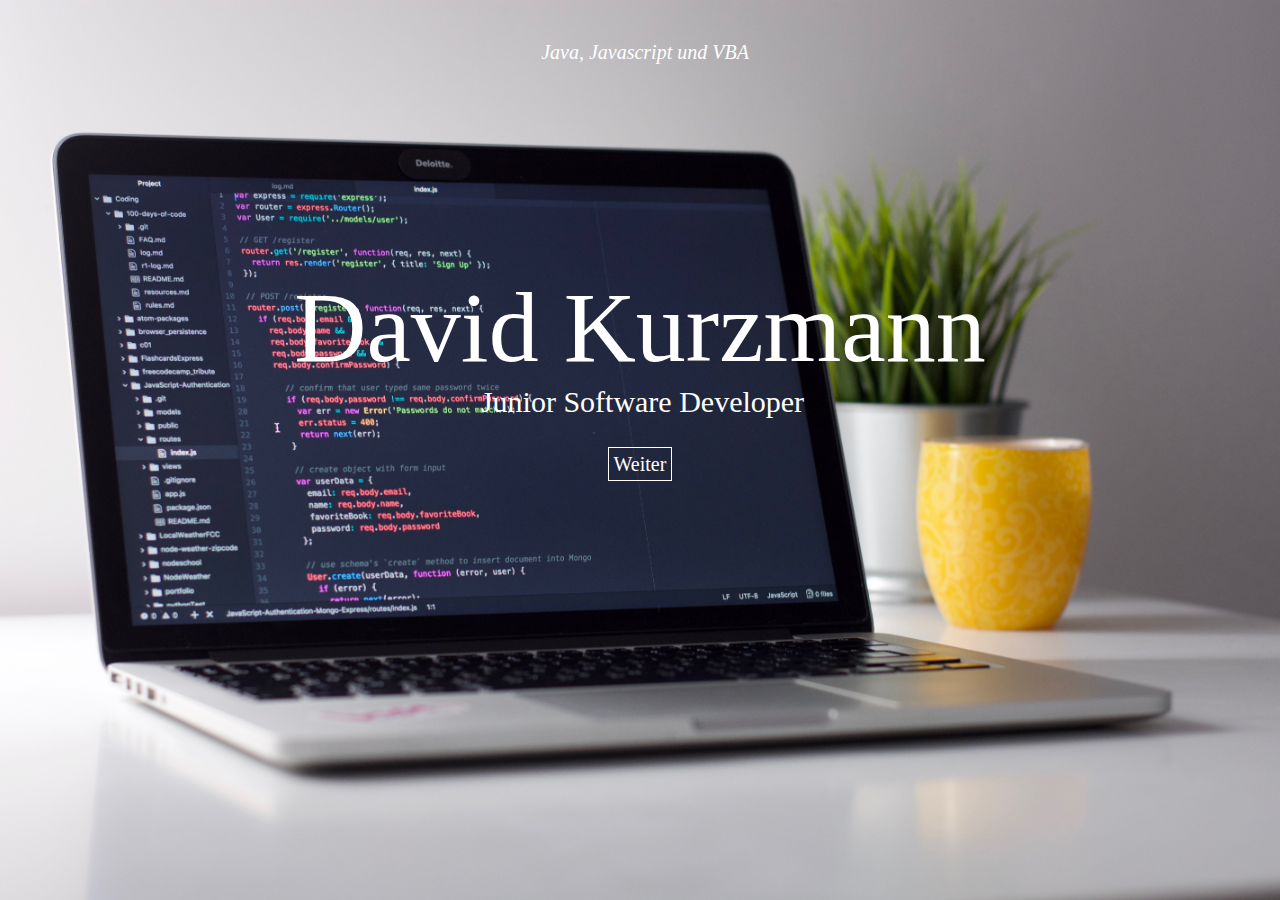
<file: DavidKurzmann.de/index.html>
<!DOCTYPE HTML>
<html>

<head>
	<link rel="stylesheet"
	href="./stylestest.css">
	<link rel="stylesheet"
	href="https://cdnjs.cloudflare.com/ajax/libs/font-awesome/4.7.0/css/font-awesome.min.css">
	<meta charset="UTF-8">
	<meta name="description" content="This is an awesome Website">
	<meta name="viewport" content="with=dewice-width, initial-scale=1.0">
	<title>David's Website</title>
	<script src='./app.js'></script>
</head>

<body class="bg">
		<a class="indexKopfzeile"><i>Java, Javascript und VBA</i></a>
<div class="indexWrapper1">
	<div class="indexWrapper2">
		<a class="indexName">David Kurzmann<br></a>
		<a class="indexUntertitel">Junior Software Developer<br><br></a>
		<a href="index2.html" class="indexButton">Weiter</a>
	</div>
</div>

<!-- links zu accounts einfügen*-->


</body>

</html>
</file>
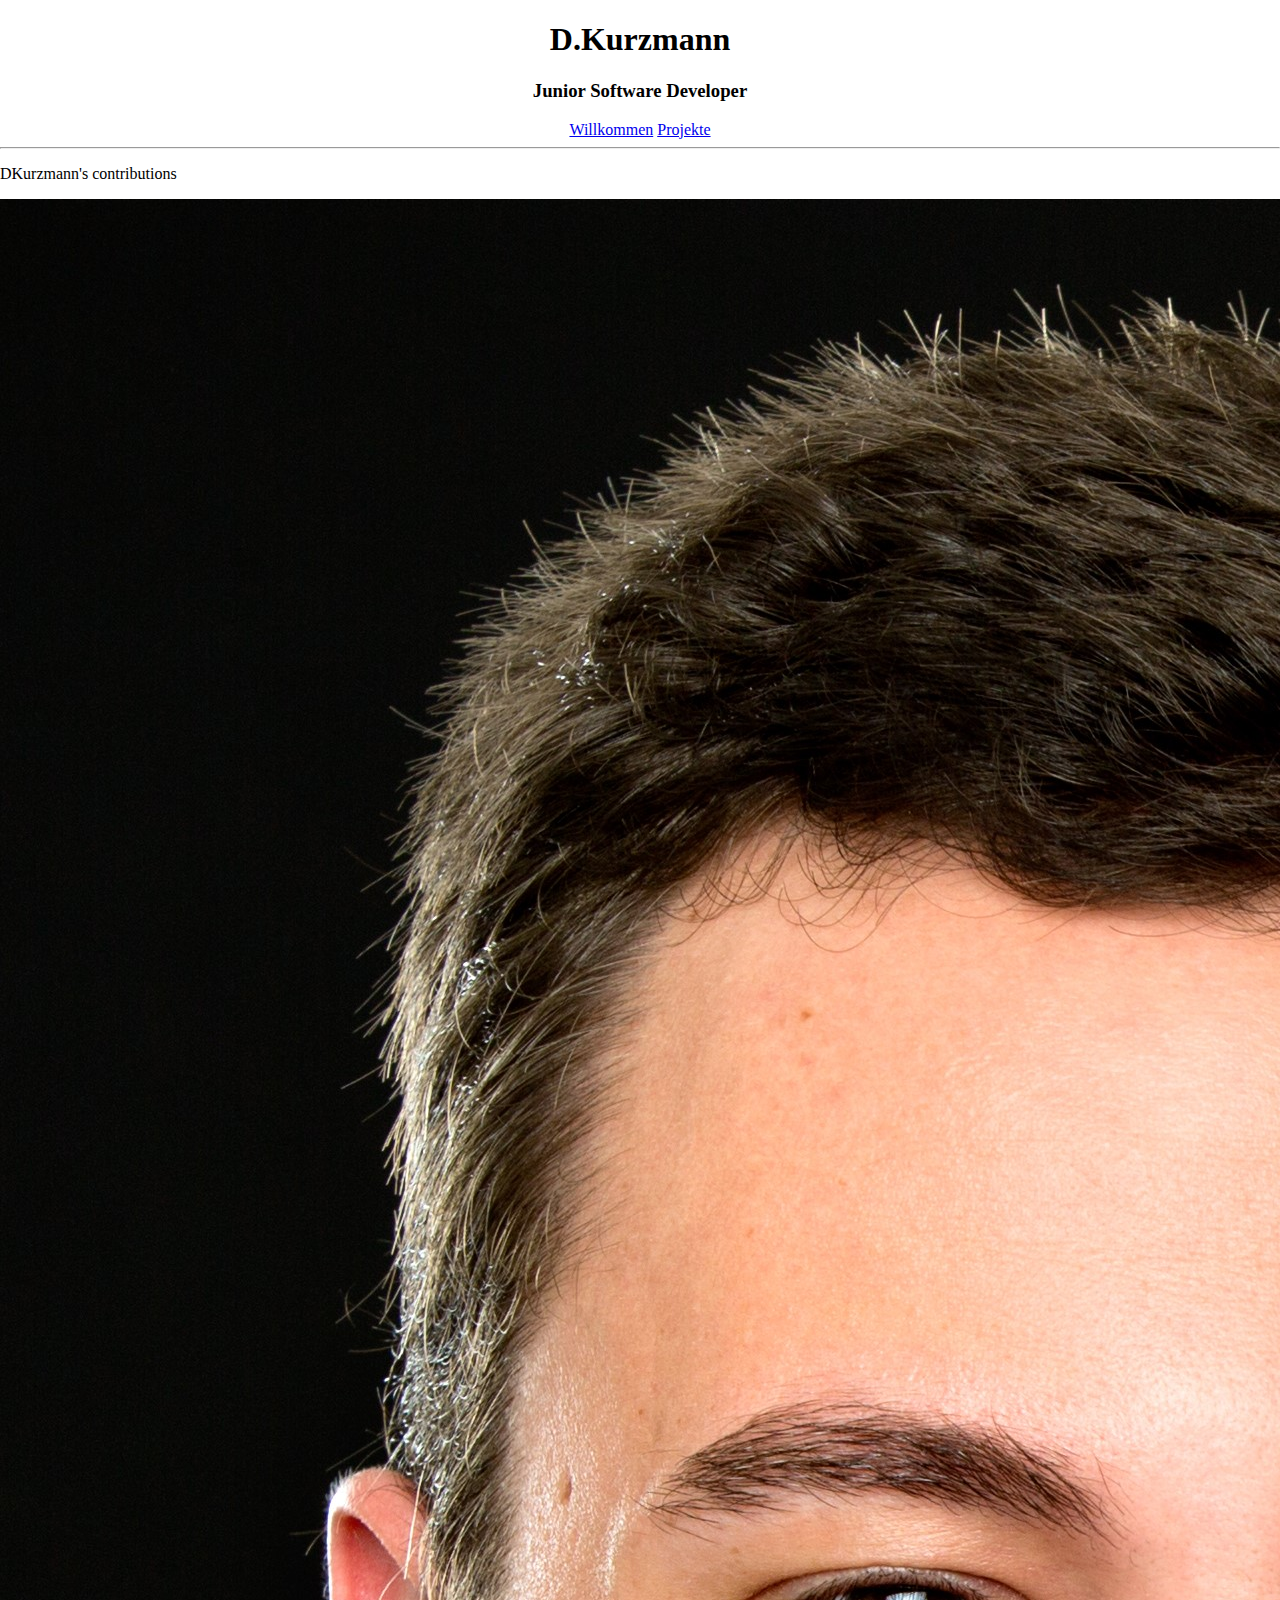
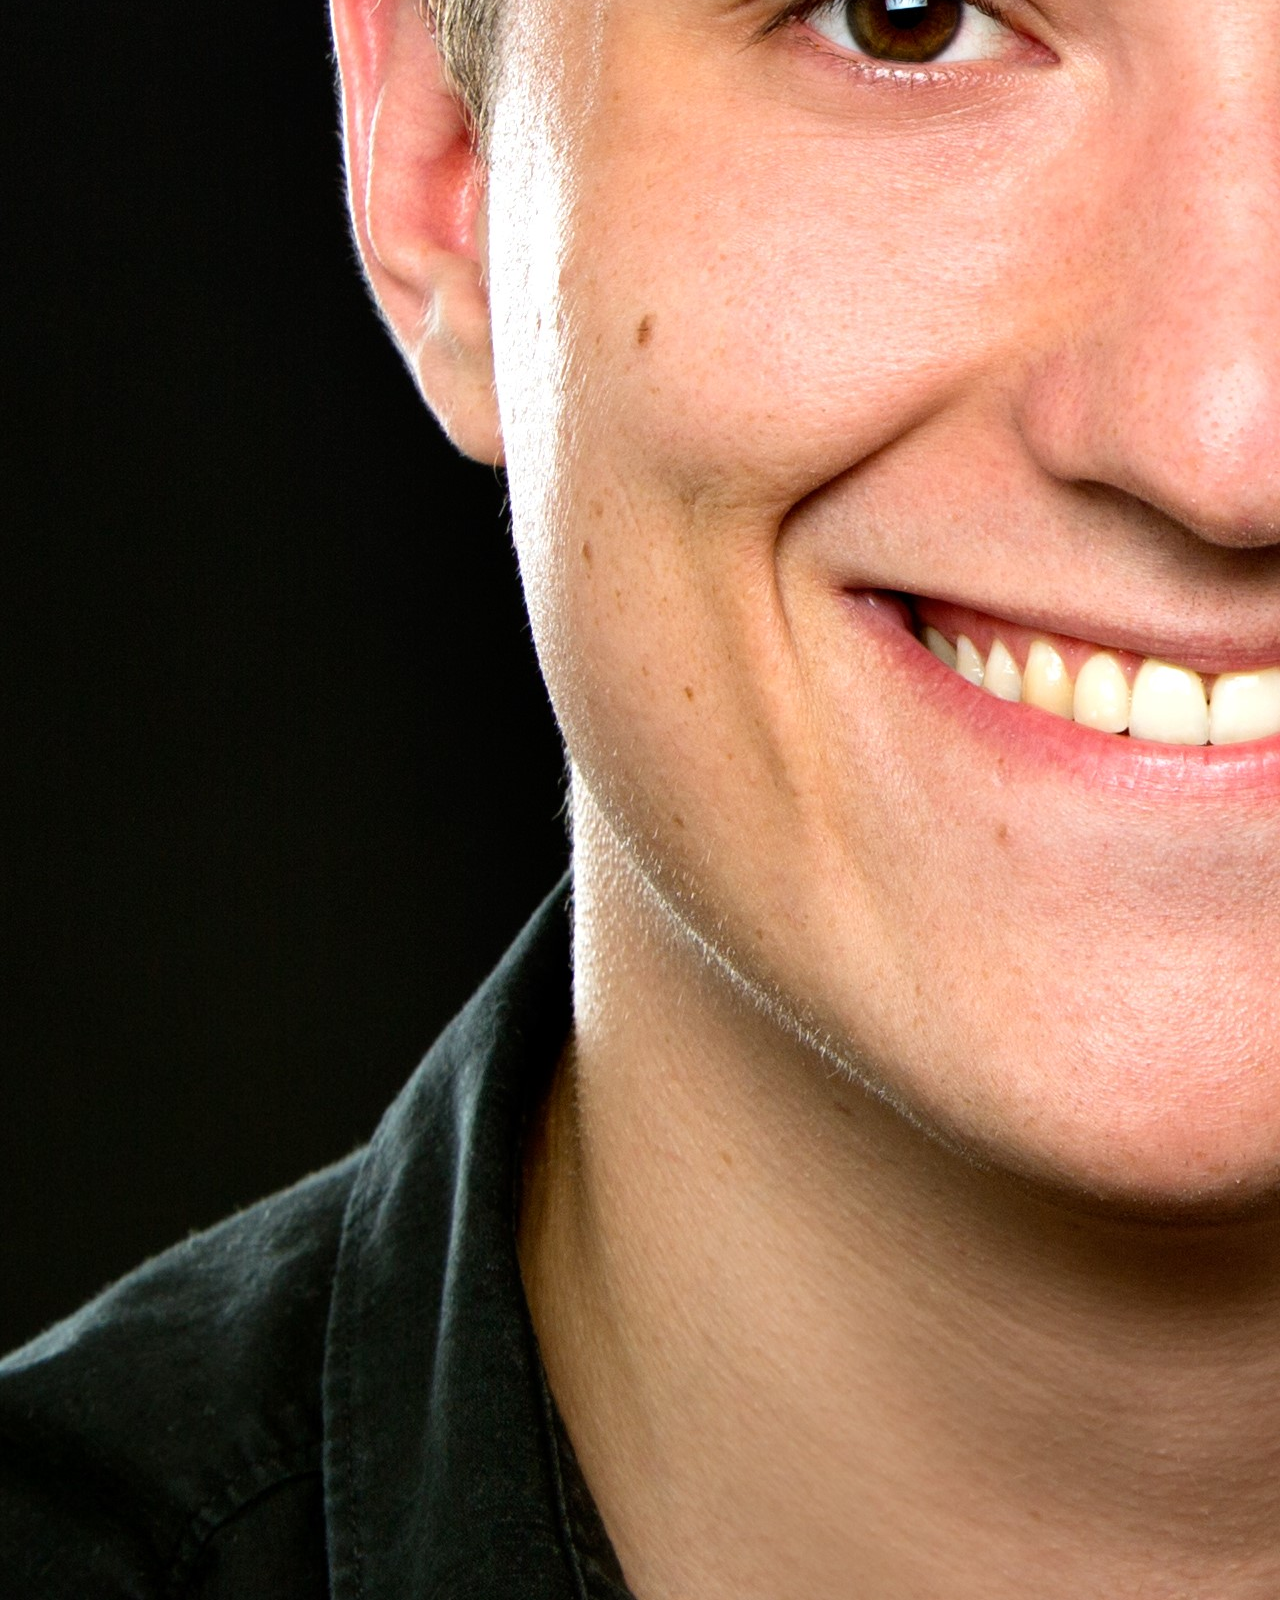
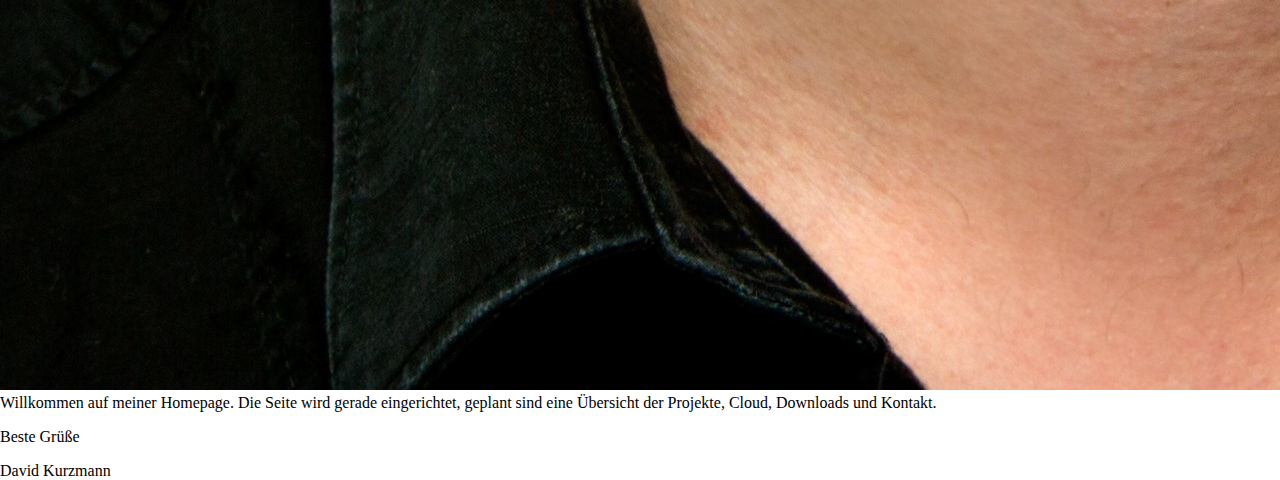
<file: DavidKurzmann.de/190919index.html>
<!DOCTYPE HTML>
<html>

<head>
	<link rel="stylesheet"
	href="./styles.css">
	<link rel="stylesheet"
	href="https://cdnjs.cloudflare.com/ajax/libs/font-awesome/4.7.0/css/font-awesome.min.css">
	<meta charset="UTF-8">
	<meta name="description" content="This is an awesome Website">
	<meta name="viewport" content="with=dewice-width, initial-scale=1.0">
	<title>David's Website</title>
	<script src='./app.js'></script>
</head>

<body>
	
	<header>
		<h1 align=middle>D.Kurzmann</h1>
		<h3 align=middle>Junior Software Developer</h1>
		<div align=middle>					
							<a href="index.html" >Willkommen</a>						
							<a href="Projekte.html">Projekte</a>						
		</div>
	</header>

	<main >
		<hr><p>
		<div class= "githubkalenderdiv">
		<a "href="http://github.com/DKurzmann" class="gh-contributions" data-gh-username="DKurzmann" target="_blank">DKurzmann's contributions</a><script src="https://ikuwow.github.io/yourcontributions/widget.min.js"></script>
		</div>
		<article>
				<p> 
				<div>
				<img id="profilbild" src=Profilbild.jpg> 
				</div>
				<div id="Willkommenstext">
				Willkommen auf meiner Homepage. Die Seite wird gerade eingerichtet, geplant sind eine Übersicht der Projekte, Cloud, Downloads und Kontakt.</p>
				<p>
				<p> Beste Grüße</p>
				<p> 
				<p> David Kurzmann </p>
				
				
		</article>
	</main>

	<footer>
	</footer>
</body>

</html>
</file>
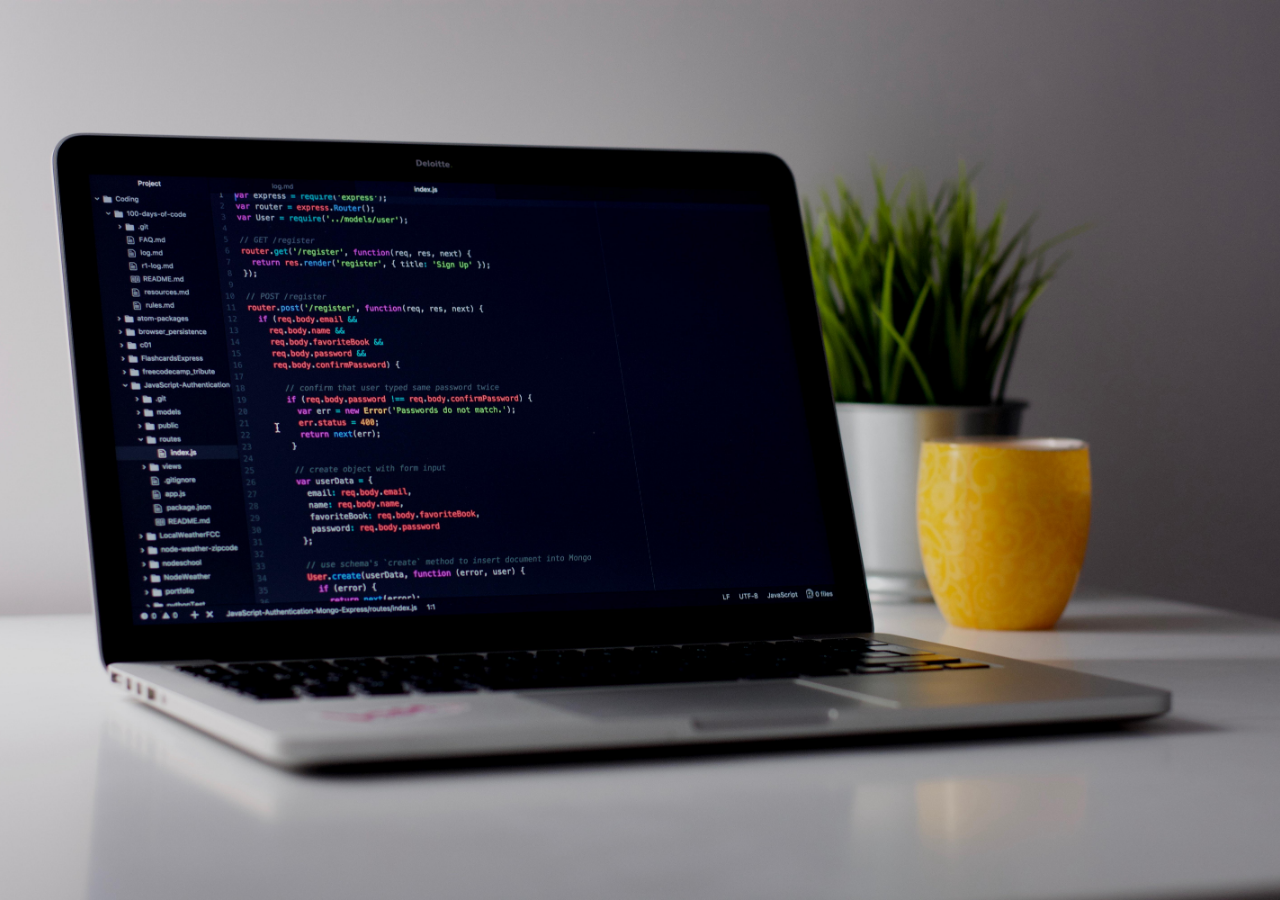
<file: DavidKurzmann.de/index2 - Kopie.html>
<!DOCTYPE HTML>
<html>

<head>
	<link rel="stylesheet"
	href="./styles.css">
	<link rel="stylesheet"
	href="https://cdnjs.cloudflare.com/ajax/libs/font-awesome/4.7.0/css/font-awesome.min.css">
	<meta charset="UTF-8">
	<meta name="description" content="This is an awesome Website">
	<meta name="viewport" content="with=dewice-width, initial-scale=1.0">
	<title>David's Website</title>
	<script src='./app.js'></script>
</head>

<body class="fotoHeader">
</file>
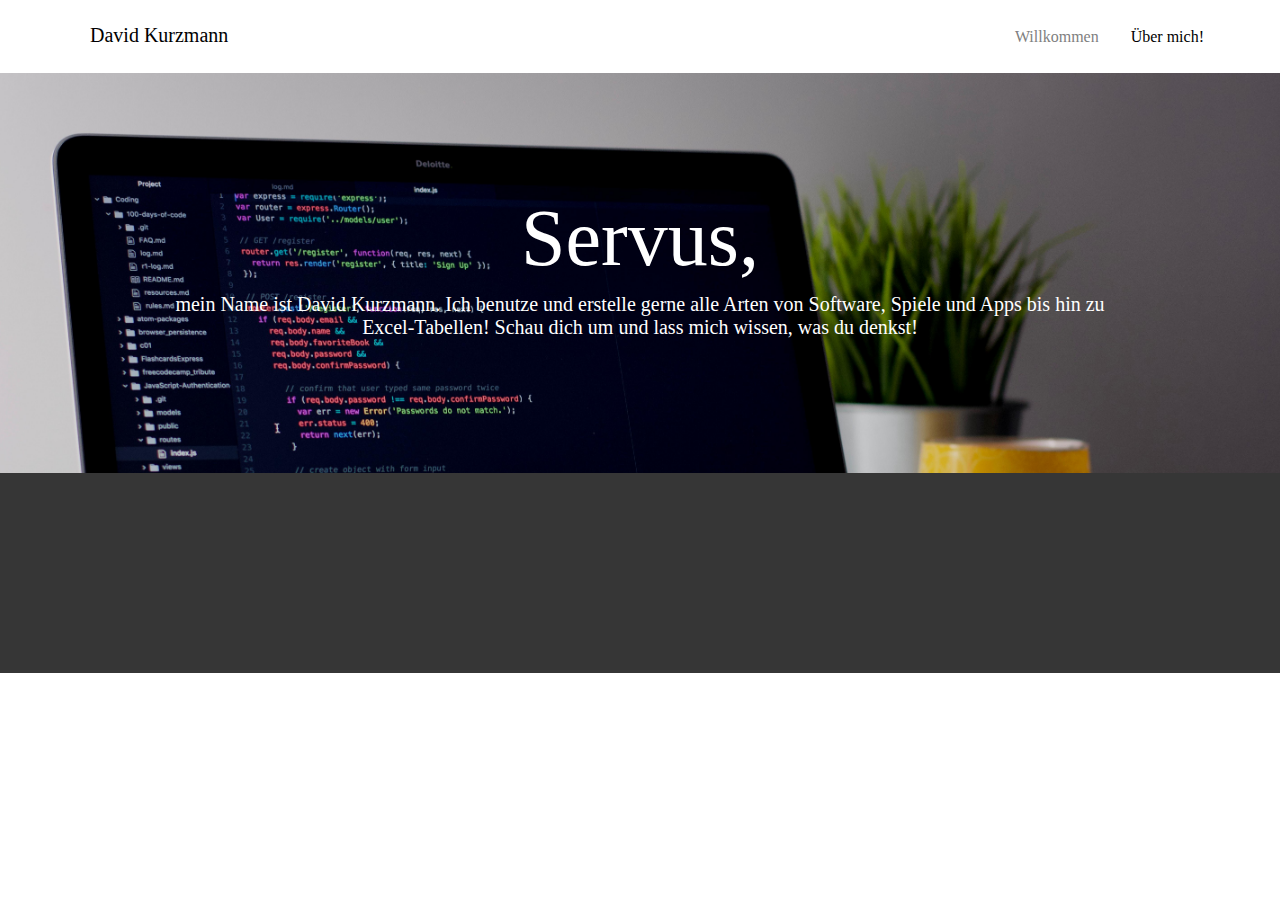
<file: DavidKurzmann.de/übermich.html>
<!DOCTYPE HTML>
<html>

<head>
	<link rel="stylesheet"
	href="./übermich.css">
	<link rel="stylesheet"
	href="https://cdnjs.cloudflare.com/ajax/libs/font-awesome/4.7.0/css/font-awesome.min.css">
	<meta charset="UTF-8">
	<meta name="description" content="This is an awesome Website">
	<meta name="viewport" content="with=dewice-width, initial-scale=1.0">
	<title>David's Website</title>
	<script src='./app.js'></script>
</head>

<body>
	<header>
	<ul><ul>

		<li><a class="AbstandhalterRegisterNavigation" href="#about"></a> </li>
		<!-- <li><a href="#about">Impressum</a></li>
			
		<li><a href="#contact">Schach</a></li>		
		<li><a href="#news">Sensor Daten</a></li>
		<li><a href="#news">Cloud</a></li> -->
		<li><a color=black class="übermichRegister" href="übermich.html">Über mich!</a></li>
		<li class="dropdown"><div class="test2"><div class="test"><a class="dropbtn">Willkommen</a></div></div>
			<div class="dropdown-content">
				<a href="index.html" class="titelseiteRegister">Titelseite</a>
				<a href="index2.html" class="hauptseiteRegister">Hauptseite</a>
			</div>
			</li>
		<li style="float:left"><a class="AbstandhalterRegisterNavigation" href="#about"></a> </li>
		<li style="float:left"><a class="nameImRegister" href="#about">David Kurzmann</a> </li>
	</ul></ul>
		<div class="fotoHeader">					
		<a class="fotoÜberschrift">Servus,<br></a>
		<a class="fotoUnterschrift">mein Name ist David Kurzmann. Ich benutze und erstelle gerne alle Arten von Software, Spiele und Apps bis hin zu <br> Excel-Tabellen! Schau dich um und lass mich wissen, was du denkst!</a>
		</div>
	</header>

	<main class="main">
	

	</main>
	<footer class="footer">
	
	
	</footer>
</body>

</html>
</file>
<file: DavidKurzmann.de/stylestest.css>
body,html{
	margin: 0;
	height: 100%;
	background-image: url("Titelbild.jpg");
	overflow: hidden;
	background-position: center;
	background-size:cover;

}
.bg{
	position: relative;
    overflow: auto;
}

img {
	position: sticky;
    left: 0;
    top: 0;
    width: 100%;
    height: auto;
    opacity: 0.6;

}
.githubkalenderdiv{
	width: 720px;
	margin: auto;
}
.indexWrapper1{
text-align: center;
position: absolute;
left: 0;
width: 100%;
top: 30%;
}
.indexWrapper2{

}
.indexButton{

text-decoration: none;
color: white;
border: 1px solid white;
padding: 5px;
font-size:20px;
}
.indexButton:hover{
background-color:white;
 color: black;
}
.indexName{
color: white;
padding: 5px;
font-size:100px;
}
.indexUntertitel{
color: white;
padding: 5px;
font-size:30px;
}
.indexKopfzeile{
text-align: center;
position: absolute;
left: 0;
width: 100%;
top: 4%;
color: white;
padding: 5px;
font-size:20px;
}
a{
     
	 color: black;
	 }


#Willkommenstext{

padding: 1%;
background-color: white;
width: 600px;
margin-left: 12.5px;
box-sizing: border-box;
}
</file>
<file: DavidKurzmann.de/styles.css>
body,html{
	margin: 0;
	height: 100%;

}

.fotoHeader{
background-image: url("TitelbildDunkel.jpg");
background-color:black;
background-attachment:fixed;
height: 500px;
width: 100%;
background-position: center;
background-repeat: no-repeat;
background-size: cover;
position: relative;
}
.fotoÜberschrift{
text-align:center;
width: 100%;
position: absolute;
top:30%;
font-size: 100px;
color:white;

}
.fotoUnterschrift{
text-align:center;
width: 100%;
position: absolute;
top:55%;
font-size: 30px;
color:white;
}
</file>
<file: DavidKurzmann.de/übermich.css>
@import "headerbasic.css";
.übermichRegister{
	color:black;
}
.dropbtn{
	color:gray;
}
.dropbtn:hover{
	color:black;
}
</file>
